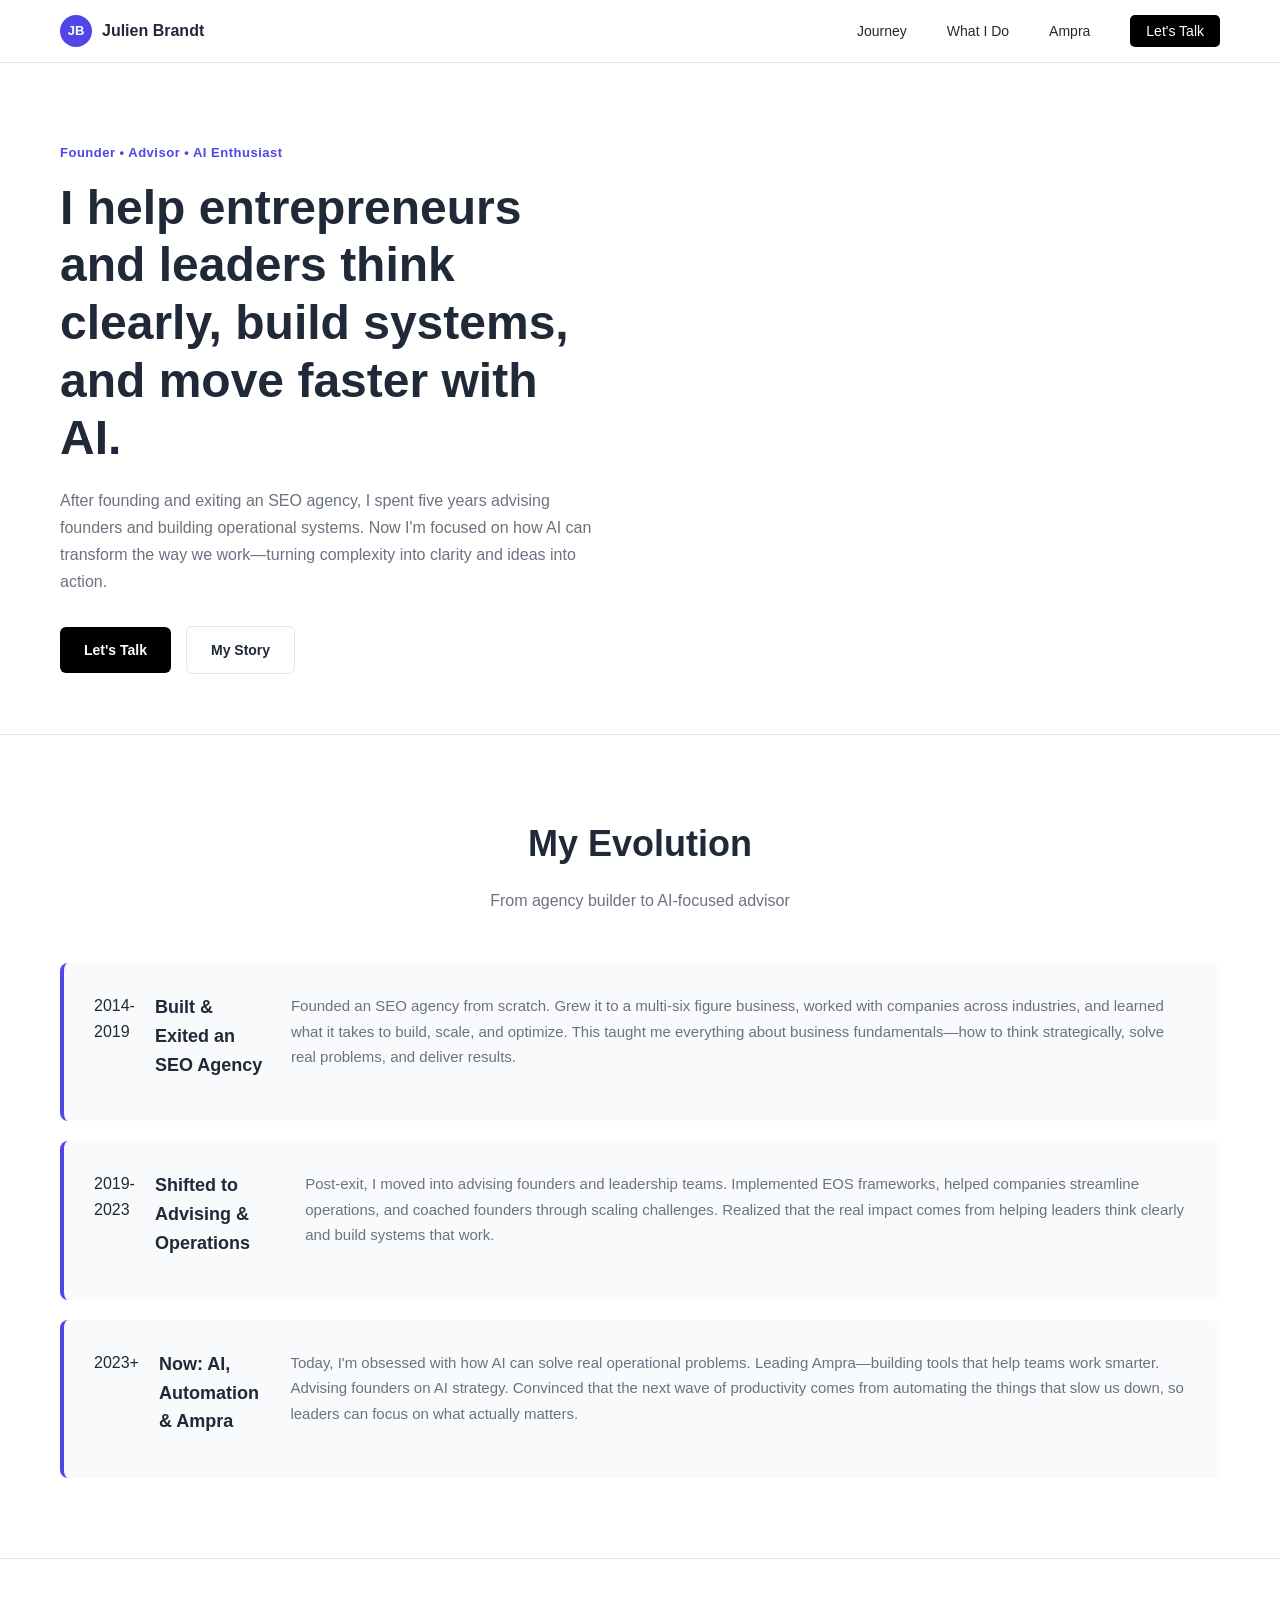
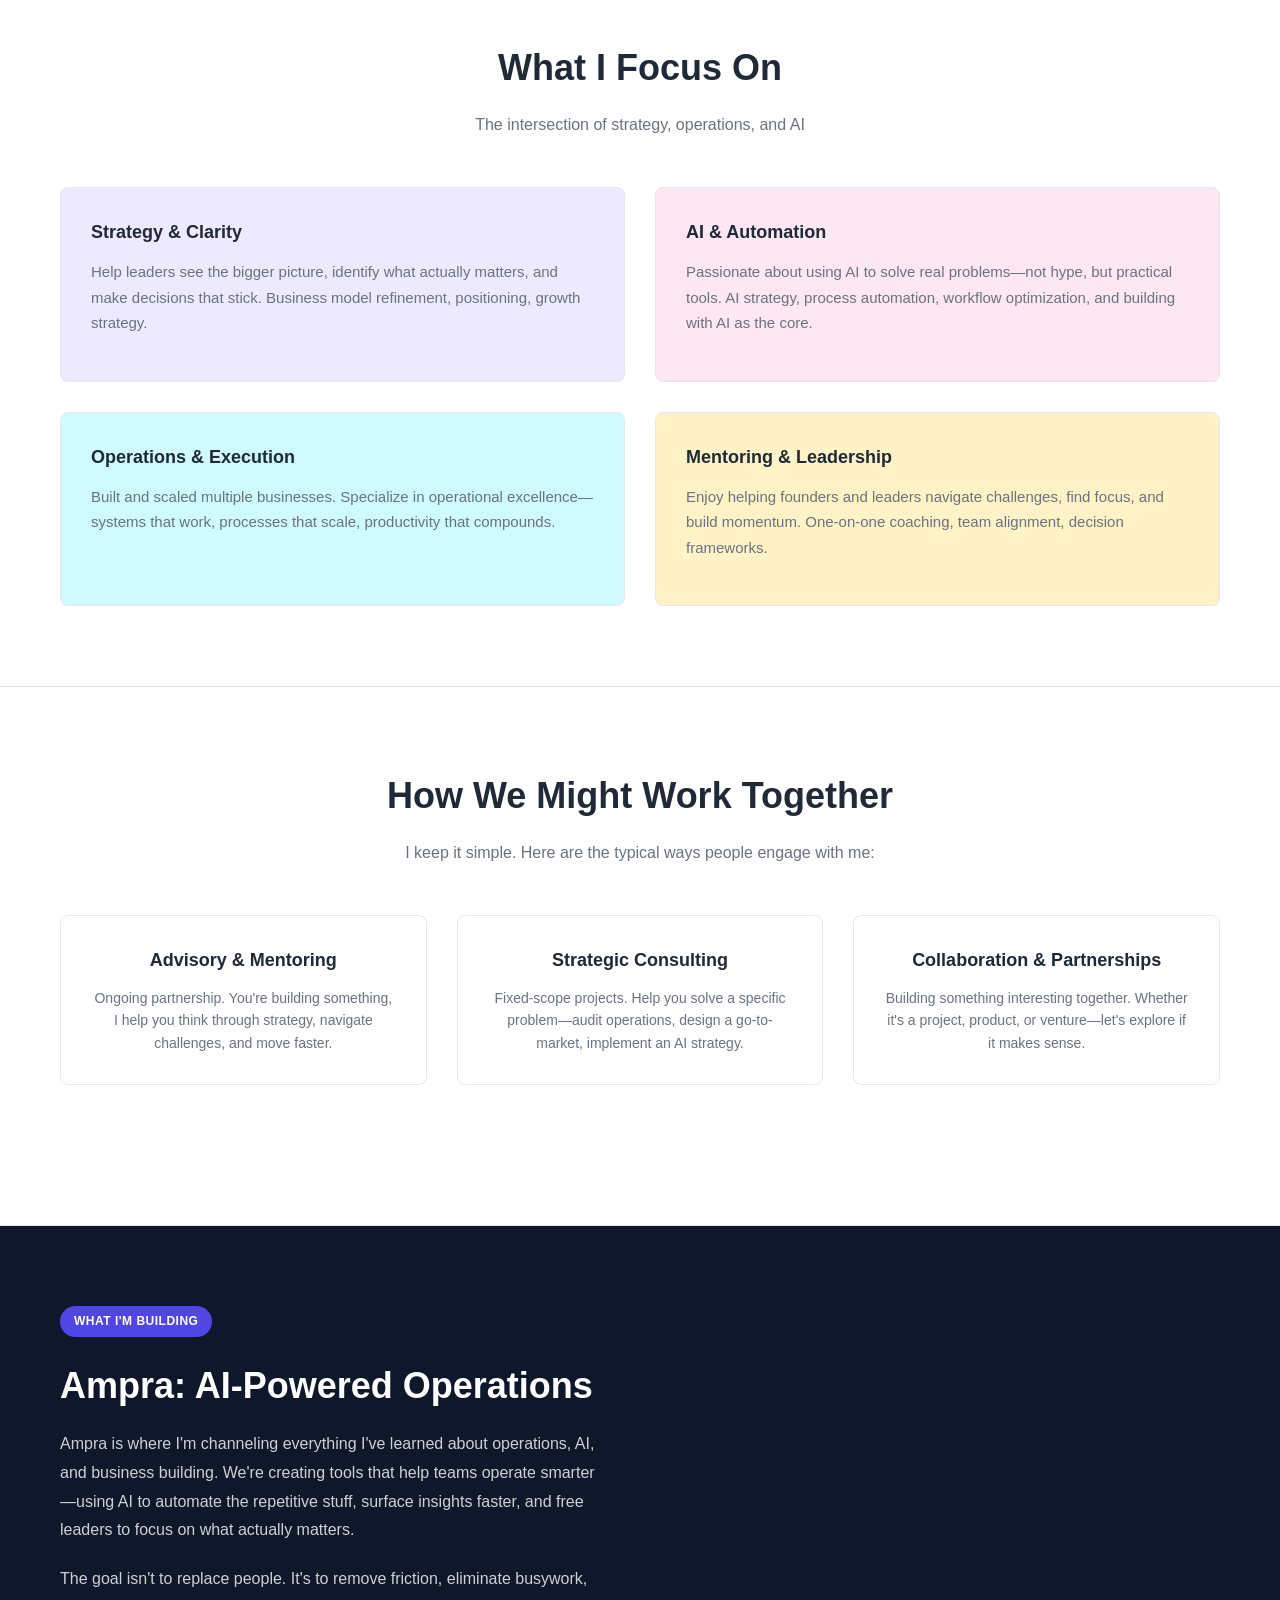
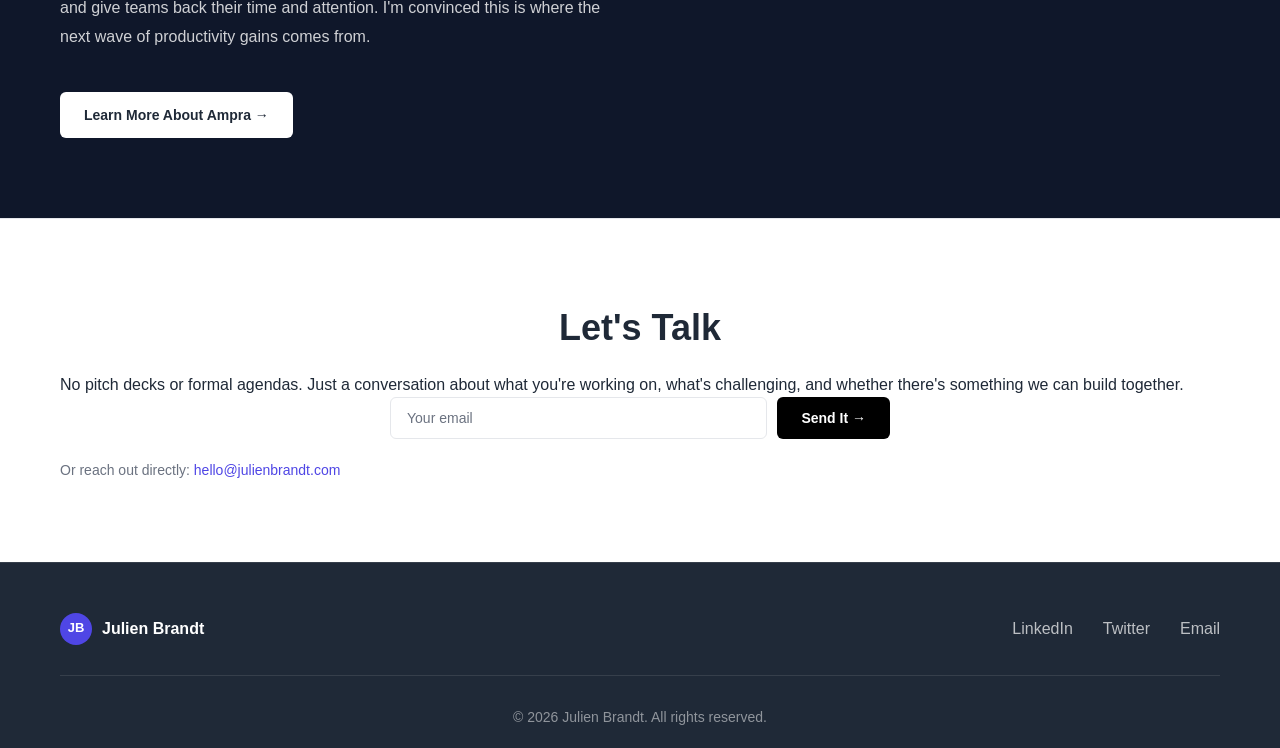
<file: index_Version3.html>
<!DOCTYPE html>
<html lang="en">
<head>
    <meta charset="UTF-8">
    <meta name="viewport" content="width=device-width, initial-scale=1.0">
    <title>Julien Brandt - Founder, Advisor, AI Enthusiast</title>
    <link rel="stylesheet" href="styles.css">
</head>
<body>
    <!-- Navigation -->
    <nav class="navbar">
        <div class="container">
            <div class="nav-wrapper">
                <div class="logo">
                    <span class="logo-circle">JB</span>
                    <span class="logo-text">Julien Brandt</span>
                </div>
                <ul class="nav-menu">
                    <li><a href="#journey">Journey</a></li>
                    <li><a href="#what-i-do">What I Do</a></li>
                    <li><a href="#ampra">Ampra</a></li>
                    <li><a href="#connect" class="btn-connect">Let's Talk</a></li>
                </ul>
            </div>
        </div>
    </nav>

    <!-- Hero Section -->
    <section class="hero">
        <div class="container">
            <div class="hero-content">
                <span class="tagline">Founder • Advisor • AI Enthusiast</span>
                <h1>I help entrepreneurs and leaders think clearly, build systems, and move faster with AI.</h1>
                <p class="hero-subtitle">
                    After founding and exiting an SEO agency, I spent five years advising founders and building operational systems. Now I'm focused on how AI can transform the way we work—turning complexity into clarity and ideas into action.
                </p>
                <div class="cta-group">
                    <a href="#connect" class="btn btn-primary">Let's Talk</a>
                    <a href="#journey" class="btn btn-secondary">My Story</a>
                </div>
            </div>
        </div>
    </section>

    <!-- Journey Section -->
    <section class="journey" id="journey">
        <div class="container">
            <h2>My Evolution</h2>
            <p class="section-subtitle">From agency builder to AI-focused advisor</p>
            
            <div class="timeline">
                <div class="timeline-item">
                    <div class="timeline-marker">2014-2019</div>
                    <h3>Built & Exited an SEO Agency</h3>
                    <p>
                        Founded an SEO agency from scratch. Grew it to a multi-six figure business, worked with companies across industries, and learned what it takes to build, scale, and optimize. This taught me everything about business fundamentals—how to think strategically, solve real problems, and deliver results.
                    </p>
                </div>

                <div class="timeline-item">
                    <div class="timeline-marker">2019-2023</div>
                    <h3>Shifted to Advising & Operations</h3>
                    <p>
                        Post-exit, I moved into advising founders and leadership teams. Implemented EOS frameworks, helped companies streamline operations, and coached founders through scaling challenges. Realized that the real impact comes from helping leaders think clearly and build systems that work.
                    </p>
                </div>

                <div class="timeline-item">
                    <div class="timeline-marker">2023+</div>
                    <h3>Now: AI, Automation & Ampra</h3>
                    <p>
                        Today, I'm obsessed with how AI can solve real operational problems. Leading Ampra—building tools that help teams work smarter. Advising founders on AI strategy. Convinced that the next wave of productivity comes from automating the things that slow us down, so leaders can focus on what actually matters.
                    </p>
                </div>
            </div>
        </div>
    </section>

    <!-- What I Do Section -->
    <section class="what-i-do" id="what-i-do">
        <div class="container">
            <h2>What I Focus On</h2>
            <p class="section-subtitle">The intersection of strategy, operations, and AI</p>
            
            <div class="skills-grid">
                <div class="skill-card">
                    <h3>Strategy & Clarity</h3>
                    <p>Help leaders see the bigger picture, identify what actually matters, and make decisions that stick. Business model refinement, positioning, growth strategy.</p>
                </div>

                <div class="skill-card">
                    <h3>AI & Automation</h3>
                    <p>Passionate about using AI to solve real problems—not hype, but practical tools. AI strategy, process automation, workflow optimization, and building with AI as the core.</p>
                </div>

                <div class="skill-card">
                    <h3>Operations & Execution</h3>
                    <p>Built and scaled multiple businesses. Specialize in operational excellence—systems that work, processes that scale, productivity that compounds.</p>
                </div>

                <div class="skill-card">
                    <h3>Mentoring & Leadership</h3>
                    <p>Enjoy helping founders and leaders navigate challenges, find focus, and build momentum. One-on-one coaching, team alignment, decision frameworks.</p>
                </div>
            </div>
        </div>
    </section>

    <!-- Engagement Section -->
    <section class="engagement">
        <div class="container">
            <h2>How We Might Work Together</h2>
            <p class="section-subtitle">I keep it simple. Here are the typical ways people engage with me:</p>
            
            <div class="engagement-grid">
                <div class="engagement-card">
                    <h3>Advisory & Mentoring</h3>
                    <p>Ongoing partnership. You're building something, I help you think through strategy, navigate challenges, and move faster.</p>
                </div>

                <div class="engagement-card">
                    <h3>Strategic Consulting</h3>
                    <p>Fixed-scope projects. Help you solve a specific problem—audit operations, design a go-to-market, implement an AI strategy.</p>
                </div>

                <div class="engagement-card">
                    <h3>Collaboration & Partnerships</h3>
                    <p>Building something interesting together. Whether it's a project, product, or venture—let's explore if it makes sense.</p>
                </div>
            </div>
        </div>
    </section>

    <!-- Ampra Section -->
    <section class="ampra" id="ampra">
        <div class="container">
            <div class="ampra-content">
                <span class="badge">What I'm Building</span>
                <h2>Ampra: AI-Powered Operations</h2>
                <p>
                    Ampra is where I'm channeling everything I've learned about operations, AI, and business building. We're creating tools that help teams operate smarter—using AI to automate the repetitive stuff, surface insights faster, and free leaders to focus on what actually matters.
                </p>
                <p>
                    The goal isn't to replace people. It's to remove friction, eliminate busywork, and give teams back their time and attention. I'm convinced this is where the next wave of productivity gains comes from.
                </p>
                <a href="#" class="btn btn-secondary">Learn More About Ampra →</a>
            </div>
        </div>
    </section>

    <!-- CTA Section -->
    <section class="cta" id="connect">
        <div class="container">
            <div class="cta-content">
                <h2>Let's Talk</h2>
                <p>
                    No pitch decks or formal agendas. Just a conversation about what you're working on, what's challenging, and whether there's something we can build together.
                </p>
                
                <form class="cta-form" id="contactForm">
                    <input type="email" placeholder="Your email" required>
                    <button type="submit" class="btn btn-primary">Send It →</button>
                </form>
                
                <p class="cta-note">Or reach out directly: <a href="mailto:hello@julienbrandt.com">hello@julienbrandt.com</a></p>
            </div>
        </div>
    </section>

    <!-- Footer -->
    <footer class="footer">
        <div class="container">
            <div class="footer-content">
                <div class="footer-brand">
                    <span class="logo-circle">JB</span>
                    <span>Julien Brandt</span>
                </div>
                <div class="footer-links">
                    <a href="#linkedin">LinkedIn</a>
                    <a href="#twitter">Twitter</a>
                    <a href="mailto:hello@julienbrandt.com">Email</a>
                </div>
            </div>
            <p class="footer-bottom">© 2026 Julien Brandt. All rights reserved.</p>
        </div>
    </footer>

    <script src="script.js"></script>
</body>
</html>
</file>
<file: styles.css>
/* ========== GLOBAL STYLES ========== */ :root { --primary-blue: #4f46e5; --dark-bg: #0f172a; --text-dark: #1f2937; --text-light: #6b7280; --border-color: #e5e7eb; --bg-light: #f9fafb; --bg-purple-light: #ede9fe; --bg-pink-light: #fce7f3; --bg-cyan-light: #cffafe; --bg-amber-light: #fef3c7; --transition: all 0.3s ease; } * { margin: 0; padding: 0; box-sizing: border-box; } html { scroll-behavior: smooth; } body { font-family: -apple-system, BlinkMacSystemFont, 'Segoe UI', Roboto, 'Helvetica Neue', Arial, sans-serif; color: var(--text-dark); line-height: 1.6; background: #ffffff; } .container { max-width: 1200px; margin: 0 auto; padding: 0 20px; } /* ========== NAVIGATION ========== */ .navbar { position: sticky; top: 0; background: rgba(255, 255, 255, 0.95); backdrop-filter: blur(10px); border-bottom: 1px solid var(--border-color); z-index: 100; padding: 15px 0; } .nav-wrapper { display: flex; justify-content: space-between; align-items: center; } .logo { display: flex; align-items: center; gap: 10px; font-weight: 600; color: var(--text-dark); text-decoration: none; } .logo-circle { width: 32px; height: 32px; border-radius: 50%; background: var(--primary-blue); color: white; display: flex; align-items: center; justify-content: center; font-size: 13px; font-weight: bold; } .nav-menu { display: flex; gap: 40px; list-style: none; align-items: center; } .nav-menu a { color: var(--text-dark); text-decoration: none; font-size: 14px; font-weight: 500; transition: var(--transition); } .nav-menu a:hover { color: var(--primary-blue); } .btn-connect { background: #000000 !important; color: white !important; padding: 8px 16px !important; border-radius: 5px; font-size: 13px; font-weight: 600; } .btn-connect:hover { background: var(--primary-blue) !important; } /* ========== HERO SECTION ========== */ .hero { padding: 80px 0 60px; } .hero .container { display: grid; grid-template-columns: 1fr 1fr; gap: 60px; align-items: center; } .hero-content { display: flex; flex-direction: column; } .tagline { color: var(--primary-blue); font-size: 13px; font-weight: 600; margin-bottom: 15px; letter-spacing: 0.5px; } .hero h1 { font-size: 48px; line-height: 1.2; margin-bottom: 20px; color: var(--text-dark); font-weight: 700; } .hero-subtitle { font-size: 16px; color: var(--text-light); line-height: 1.7; margin-bottom: 30px; } .cta-group { display: flex; gap: 15px; align-items: center; } .hero-image { width: 100%; height: 350px; background: linear-gradient(135deg, #667eea 0%, #764ba2 100%); border-radius: 12px; overflow: hidden; box-shadow: 0 20px 25px rgba(0, 0, 0, 0.1); } .hero-image img { width: 100%; height: 100%; object-fit: cover; object-position: center top; } /* ========== BUTTONS ========== */ .btn { display: inline-block; padding: 12px 24px; border-radius: 6px; text-decoration: none; font-weight: 600; transition: var(--transition); border: none; cursor: pointer; font-size: 14px; } .btn-primary { background: #000000; color: white; } .btn-primary:hover { background: var(--primary-blue); transform: translateY(-2px); } .btn-secondary { background: transparent; color: var(--text-dark); border: 1px solid var(--border-color); } .btn-secondary:hover { border-color: var(--primary-blue); color: var(--primary-blue); } /* ========== SECTIONS ========== */ section { padding: 80px 0; border-bottom: 1px solid var(--border-color); } section:last-of-type { border-bottom: none; } h2 { font-size: 36px; font-weight: 700; margin-bottom: 15px; color: var(--text-dark); text-align: center; } .section-subtitle { font-size: 16px; color: var(--text-light); text-align: center; margin-bottom: 50px; } /* ========== JOURNEY SECTION ========== */ .journey { background: white; } .timeline { display: grid; gap: 20px; margin-top: 50px; } .timeline-item { background: var(--bg-light); padding: 30px; border-radius: 8px; border-left: 4px solid var(--primary-blue); display: flex; gap: 20px; transition: var(--transition); } .timeline-item:hover { box-shadow: 0 4px 12px rgba(0, 0, 0, 0.08); transform: translateX(5px); } .timeline-icon { font-size: 24px; min-width: 40px; text-align: center; } .timeline-item h3 { font-size: 18px; margin-bottom: 12px; color: var(--text-dark); } .timeline-item p { color: var(--text-light); line-height: 1.7; font-size: 15px; } /* ========== SKILLS GRID ========== */ .skills-grid { display: grid; grid-template-columns: repeat(2, 1fr); gap: 30px; margin-top: 50px; } .skill-card { padding: 30px; border-radius: 8px; border: 1px solid var(--border-color); transition: var(--transition); } .skill-card:nth-child(1) { background: var(--bg-purple-light); } .skill-card:nth-child(2) { background: var(--bg-pink-light); } .skill-card:nth-child(3) { background: var(--bg-cyan-light); } .skill-card:nth-child(4) { background: var(--bg-amber-light); } .skill-card:hover { box-shadow: 0 4px 12px rgba(0, 0, 0, 0.08); } .skill-card h3 { font-size: 18px; margin-bottom: 12px; color: var(--text-dark); font-weight: 700; } .skill-card p { color: var(--text-light); font-size: 15px; line-height: 1.7; margin-bottom: 15px; } .skill-card ul { list-style: none; padding-left: 0; } .skill-card li { color: var(--text-light); font-size: 14px; margin-bottom: 8px; padding-left: 20px; position: relative; } .skill-card li:before { content: "•"; position: absolute; left: 0; color: var(--primary-blue); font-weight: bold; } /* ========== ENGAGEMENT SECTION ========== */ .engagement { background: white; } .engagement-grid { display: grid; grid-template-columns: repeat(3, 1fr); gap: 30px; margin-top: 50px; margin-bottom: 60px; } .engagement-card { background: white; padding: 30px; border-radius: 8px; text-align: center; transition: var(--transition); border: 1px solid var(--border-color); } .engagement-card:hover { box-shadow: 0 4px 12px rgba(0, 0, 0, 0.08); } .engagement-icon { font-size: 32px; margin-bottom: 15px; } .engagement-card h3 { font-size: 18px; margin-bottom: 12px; color: var(--text-dark); } .engagement-card p { color: var(--text-light); font-size: 14px; line-height: 1.6; } /* ========== CTA CARD ========== */ .cta-card { background: linear-gradient(135deg, #ede9fe 0%, #e0e7ff 100%); padding: 60px; border-radius: 8px; text-align: center; margin-bottom: 60px; } .cta-card h3 { font-size: 24px; margin-bottom: 15px; color: var(--text-dark); } .cta-card p { color: var(--text-light); font-size: 15px; margin-bottom: 30px; line-height: 1.7; } .cta-form { display: flex; gap: 10px; max-width: 500px; margin: 0 auto 20px; } .cta-form input { flex: 1; border: 1px solid var(--border-color); background: white; padding: 12px 16px; font-size: 14px; outline: none; border-radius: 6px; color: var(--text-dark); } .cta-form input::placeholder { color: var(--text-light); } .cta-form button { padding: 12px 24px; } .cta-note { font-size: 14px; color: var(--text-light); } .cta-note a { color: var(--primary-blue); text-decoration: none; font-weight: 500; } .cta-note a:hover { text-decoration: underline; } /* ========== AMPRA SECTION ========== */ .ampra { background: var(--dark-bg); color: white; } .ampra .container { display: grid; grid-template-columns: 1fr 1fr; gap: 60px; align-items: center; } .ampra-content { display: flex; flex-direction: column; } .badge { display: inline-block; background: var(--primary-blue); color: white; padding: 6px 14px; border-radius: 20px; font-size: 12px; font-weight: 600; margin-bottom: 20px; text-transform: uppercase; letter-spacing: 0.5px; width: fit-content; } .ampra h2 { text-align: left; color: white; font-size: 36px; } .ampra p { color: rgba(255, 255, 255, 0.8); font-size: 16px; line-height: 1.8; margin-bottom: 20px; } .ampra .btn-secondary { background: white; color: var(--text-dark); border: none; width: fit-content; margin-top: 20px; } .ampra .btn-secondary:hover { background: var(--bg-light); } .ampra-image { width: 100%; height: 350px; background: linear-gradient(135deg, #667eea 0%, #764ba2 100%); border-radius: 8px; overflow: hidden; } .ampra-image img { width: 100%; height: 100%; object-fit: cover; } /* ========== FOOTER ========== */ .footer { background: var(--text-dark); color: white; padding: 50px 0 20px; border-top: 1px solid rgba(255, 255, 255, 0.1); } .footer-content { display: flex; justify-content: space-between; align-items: center; margin-bottom: 30px; padding-bottom: 30px; border-bottom: 1px solid rgba(255, 255, 255, 0.1); } .footer-brand { display: flex; align-items: center; gap: 10px; font-weight: 600; } .footer-brand .logo-circle { background: var(--primary-blue); } .footer-links { display: flex; gap: 30px; } .footer-links a { color: rgba(255, 255, 255, 0.7); text-decoration: none; transition: var(--transition); } .footer-links a:hover { color: white; } .footer-bottom { text-align: center; color: rgba(255, 255, 255, 0.5); font-size: 14px; } /* ========== RESPONSIVE ========== */ @media (max-width: 768px) { .nav-menu { gap: 20px; font-size: 13px; } .hero .container { grid-template-columns: 1fr; gap: 40px; } .hero h1 { font-size: 32px; } h2 { font-size: 28px; } .skills-grid, .engagement-grid { grid-template-columns: 1fr; } .ampra .container { grid-template-columns: 1fr; gap: 40px; } .cta-form { flex-direction: column; } .cta-form button { width: 100%; } .footer-content { flex-direction: column; gap: 20px; text-align: center; } .footer-links { flex-direction: column; gap: 15px; } .cta-card { padding: 40px 20px; } section { padding: 50px 0; } } @media (max-width: 480px) { .hero h1 { font-size: 24px; } .nav-menu { gap: 10px; } h2 { font-size: 24px; } .btn { padding: 10px 20px; font-size: 13px; } .cta-group { flex-direction: column; width: 100%; } .cta-group .btn { width: 100%; text-align: center; } }
</file>
